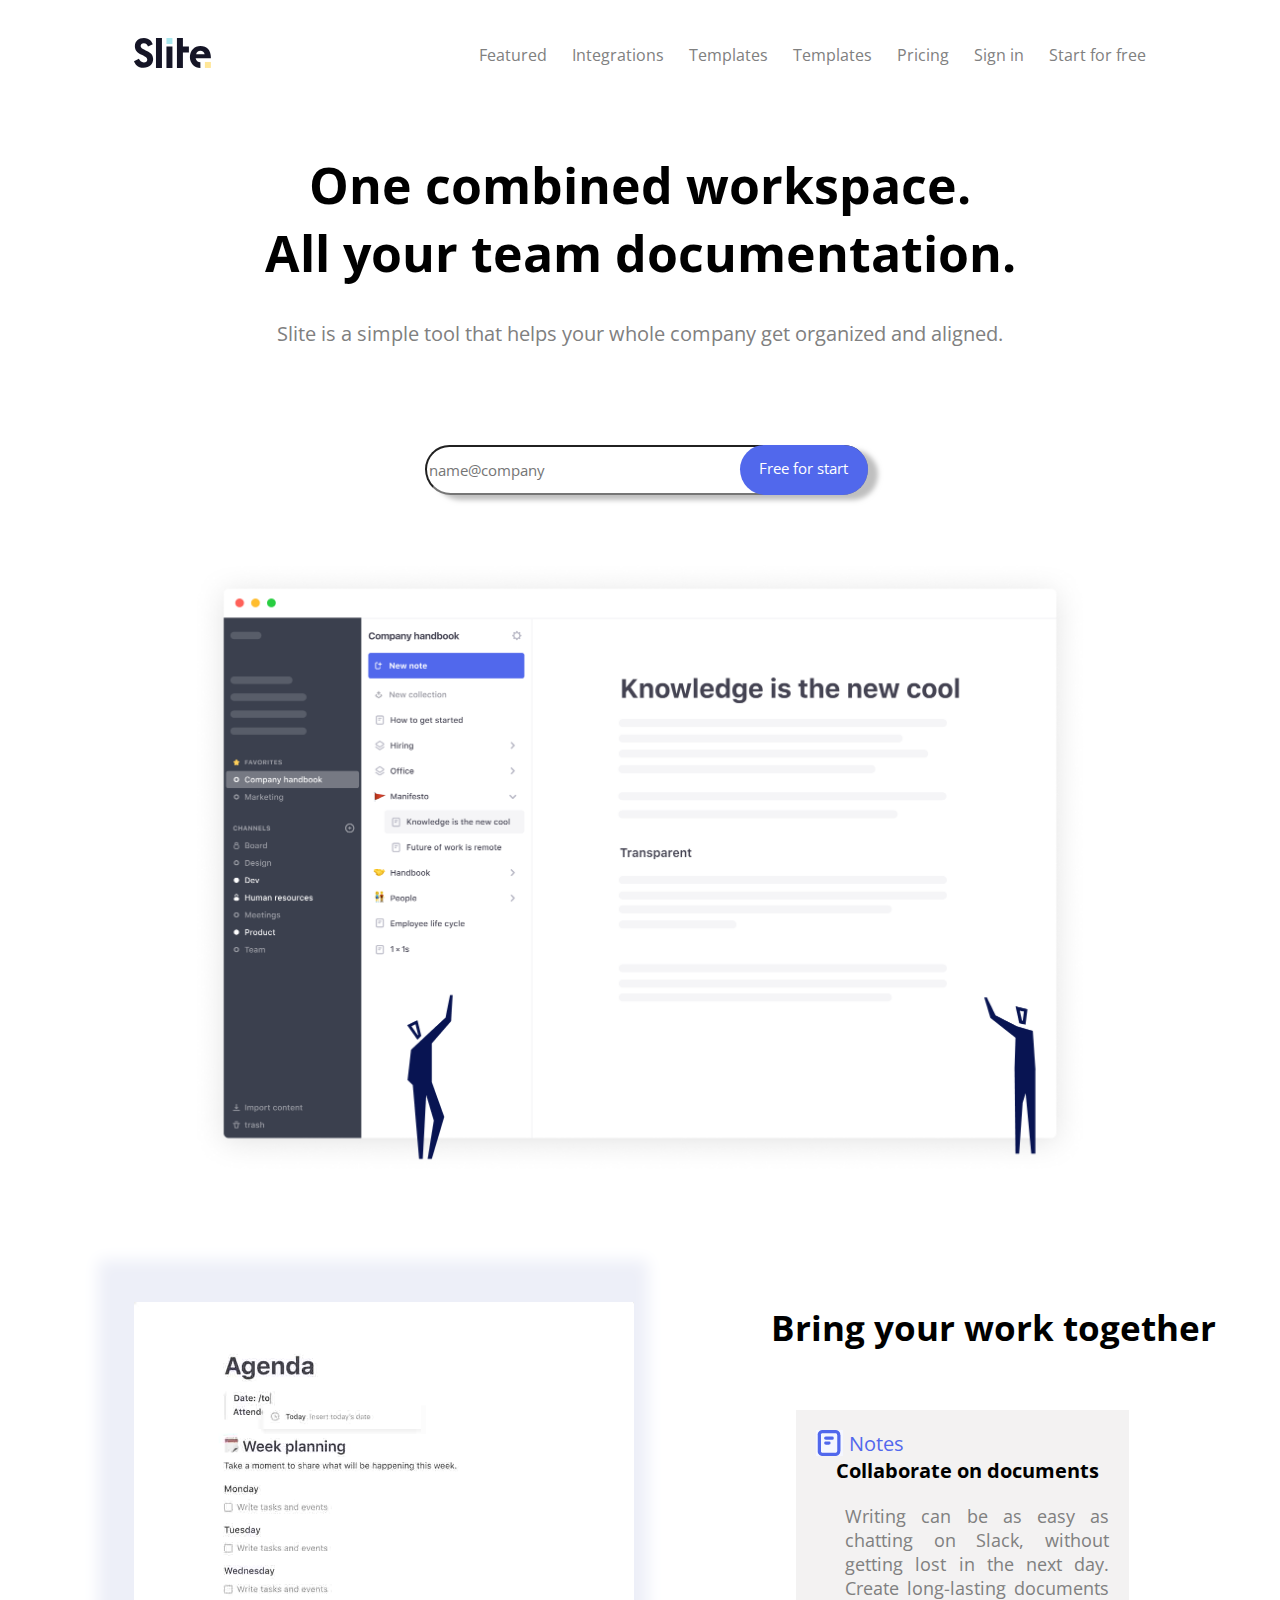
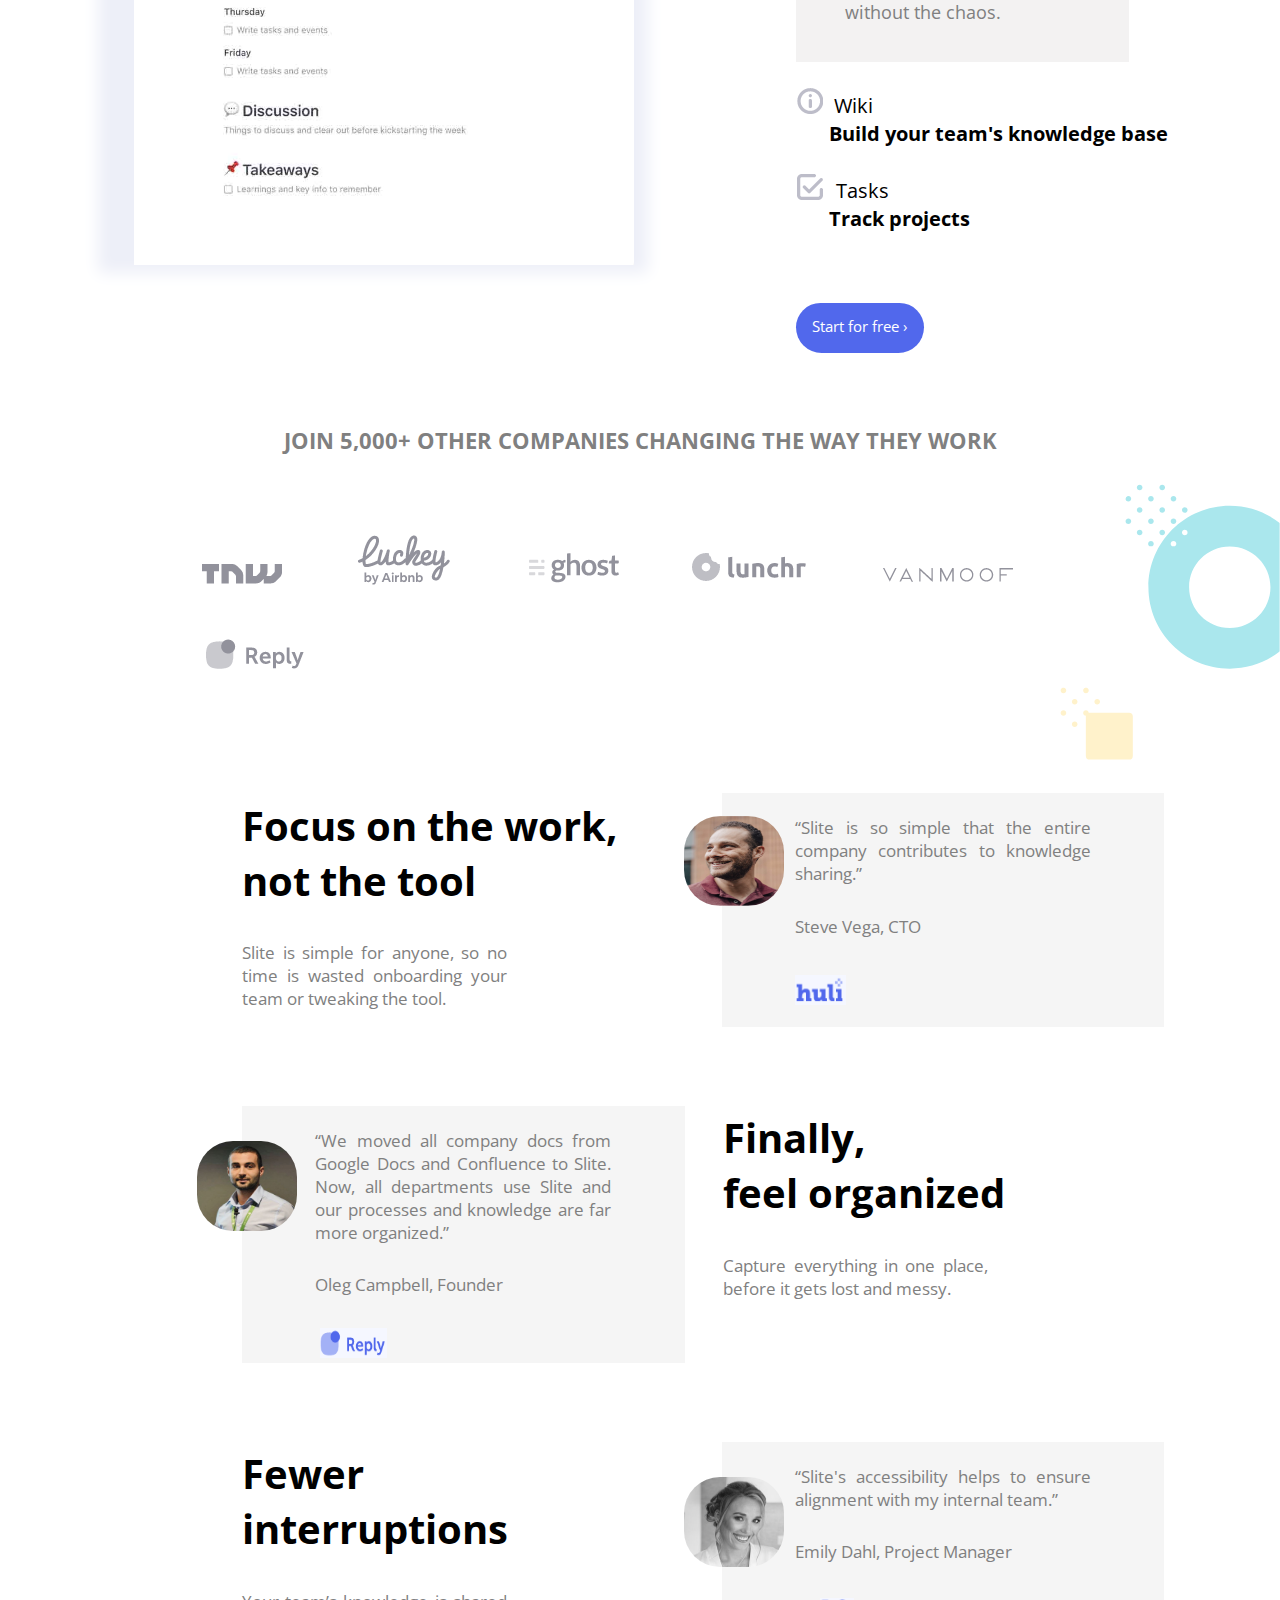
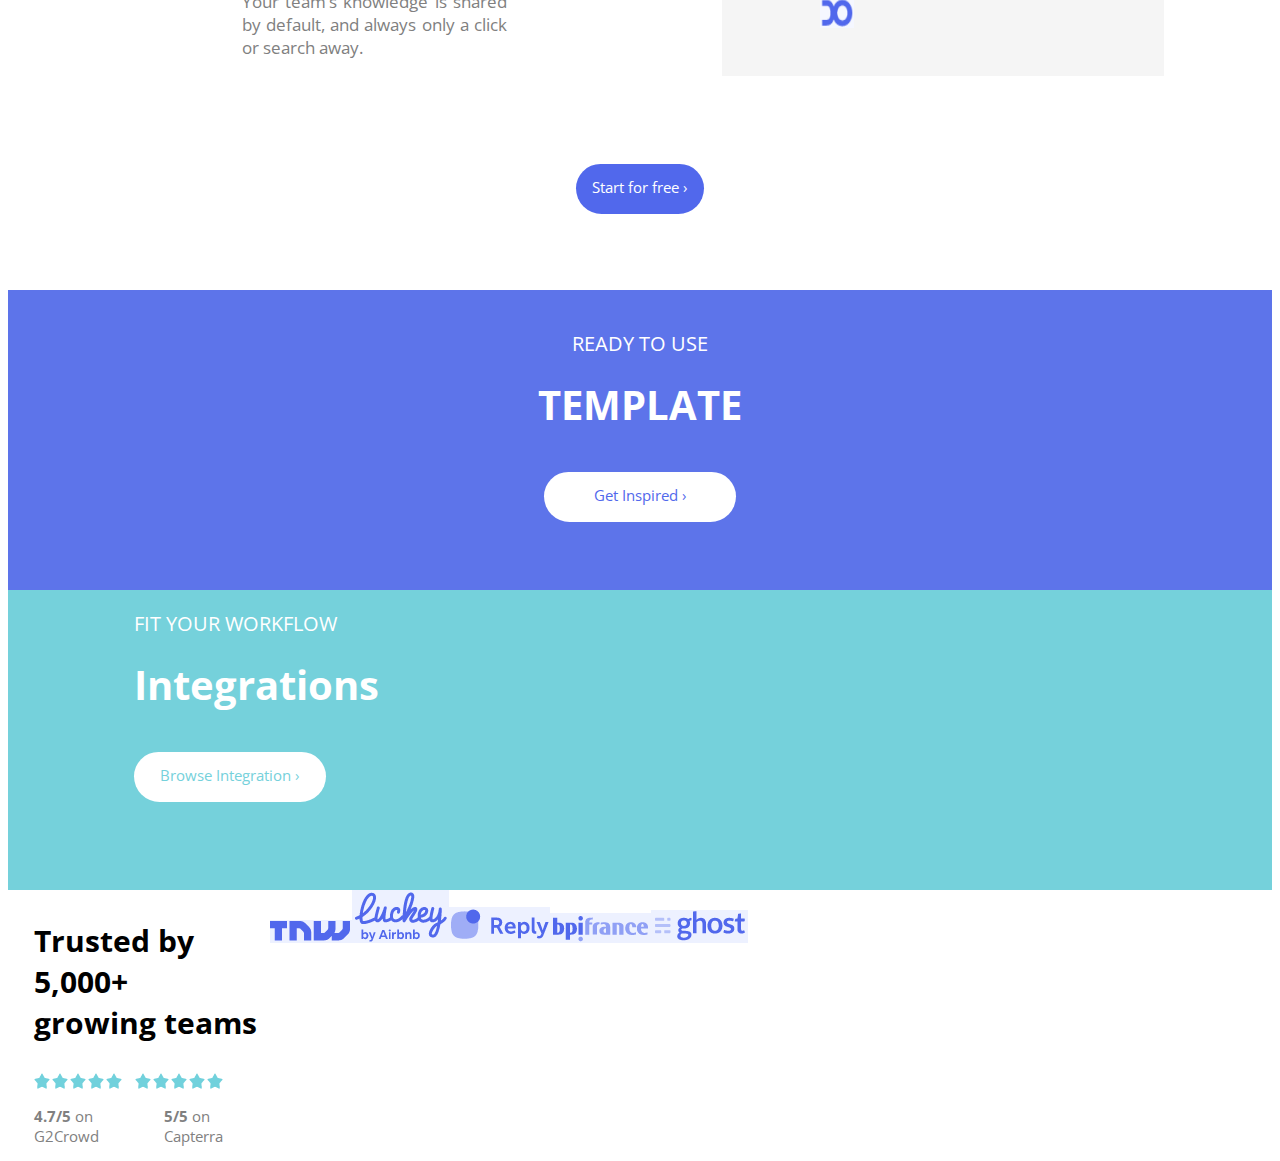
<file: index.html>
<!DOCTYPE html>
<html>

<head>
	<meta charset="utf-8">
	<title>slite.com</title>
	<link rel="stylesheet" href="css/style_css.css">
	<link href="https://fonts.googleapis.com/css?family=Open+Sans:400,700&display=swap" rel="stylesheet">
	<link href="https://fonts.googleapis.com/css?family=Open+Sans:700&display=swap" rel="stylesheet">
	<link href="https://fonts.googleapis.com/css?family=Roboto:400,700&display=swap" rel="stylesheet">
</head>

<body>
	<header>
		<!-------------MENU----------->

		<div class="conteneur">
			<div id="logo"><a href=""><img src="img/logo.svg" alt="logo slite" /></a></div>

			<ul class="menu">
				<a href="">
					<li>Featured</li>
				</a>
				<a href="">
					<li>Integrations</li>
				</a>
				<a href="">
					<li>Templates</li>
				</a>
				<a href="">
					<li>Templates</li>
				</a>
				<a href="">
					<li>Pricing</li>
				</a>
				<a href="">
					<li>Sign in</li>
				</a>
				<a href="">
					<li>Start for free</li>
				</a>
			</ul>
		</div>
	</header>
	<main>
		<!-------------Article Titre2----------->
		<article>
			<div id="titre">
				<h1><span>One combined workspace.</span><br />
					<span>All your team documentation.</span></h1>
				<span class="slogan">Slite is a simple tool that helps your whole company get organized and aligned.</span>
			</div>


			<!------------Barre de recherche----------->

			<div id="recherche">
				<input type="search" id="email" placeholder="name@company" />

				<div class="bouton">Free for start</div>

			</div>
			<div id="knowledge">
				<img src="img/knowelge%20.png" alt="illustration knowledge" /></div>
		</article>
		<!--------Article Agenda----->
		<article>
			<div id="article_agenda">
				<div id="agenda">
					<div class="agenda">
						<img src="img/agenda.jpg" alt="illustration agenda" /></div>
				</div>

				<div id="bloc_work">
					<h2>Bring your work together</h2>
					<div id="work">
						<div class="work">

							<div id="notes"><span class="notes">Notes</span>
								<img src="img/notes.png" />
								<div class="conteneurbloc">
									<h3>Collaborate on documents</h3>

									<p>Writing can be as easy as chatting on Slack, without getting lost in the next day. Create long-lasting documents without the chaos.</p>
								</div>
							</div>
						</div>

						<div id="wiki"><span>Wiki</span>
							<img src="img/icone%20wiki.png" alt="icone wiki" />
							<div class="conteneurbloc">
								<h3>Build your team's knowledge base</h3>

							</div>
						</div>
						<div id="task"><img src="img/icone%20track.png" alt="icone Task" /><span>Tasks</span>
							<h3>Track projects</h3>
						</div>

						<div class="conteneurbloc">

							<div class="boutonfree">Start for free &rsaquo;</div>
						</div>
					</div>
				</div>

			</div>
		</article>

		<!-------------Article logos----------->
		<article>
			<h4>JOIN 5,000+ OTHER COMPANIES CHANGING THE WAY THEY WORK</h4>
			<div class="logos">
				<img src="img/tmw.png" /><img src="img/lucky.png"><img src="img/ghost.png" /><img src="img/unchr.png" /><img src="img/vanmoof.png" /><img src="img/replay.png" /> </div>
		</article>
		<!-------------Article Focus on the Work----------->
		<!----------------Bloc Steve Vega-------------->
		<article>
			<div class="blocs">
				<div class="intro">
					<h2>Focus on the work,<br />
						not the tool</h2>
					<p>Slite is simple for anyone, so no time is wasted onboarding your team or tweaking the tool.</p>
				</div>
				<div class="photoVega">
					<img src="img/steve_vega.png" alt="Steve Vega" /></div>
				<div class="para">
					<p>“Slite is so simple that the entire company contributes to knowledge sharing.”</p>
					<p>Steve Vega, CTO</p>
					<div class="huli"> <img src="img/huli.png" alt="logo huli" /></div>
				</div>
			</div>
			<!-------------Bloc Oleg Campbell----------->
			<div class="blocs">
				<div class="para">
					<p>“We moved all company docs from Google Docs and Confluence to Slite. Now, all departments use Slite and our processes and knowledge are far more organized.”
					</p>
					<p>Oleg Campbell, Founder</p>
					<div class="replay"><img src="img/replay_couleur.png" alt="logo replay" /></div>
				</div>
				<div class="intro">
					<h2>Finally,<br />
						feel organized</h2>
					<p>Capture everything in one place,
						before it gets lost and messy.</p>
				</div>
				<div class="photoOleg">
					<img src="img/oleg_campel.jpg" alt="Oleg Campbell" /></div>

			</div>
			<!-------------Bloc Emily Dahl----------->
			<div class="blocs">

				<div class="intro">
					<h2>Fewer interruptions</h2>
					<p>Your team’s knowledge is shared by default, and always only a click or search away.</p>
				</div>
				<div class="photoEmily">
					<img src="img/Emily_dahl.png" alt="Emily Dahl" /></div>
				<div class="para">
					<p>“Slite's accessibility helps to ensure alignment with my internal team.”
					</p>
					<p>Emily Dahl, Project Manager</p>
					<div class="oc"><img src="img/oc.png" alt="logo oc" /></div>
				</div>

			</div>
			<div id="free2">
				<div class="boutonfree">Start for free <span>&rsaquo;</span></div>
			</div>
		</article>
		<!-----------Article Ready to use Templates---------->
		<article>
			<div id="template">
				<a href="">
					<p>READY TO USE</p>
				</a>
				<a href="">
					<h3>TEMPLATE</h3>
				</a>

				<div id="inspire">
					<a href="">
						<div class="boutonInspire">Get Inspired <span>&rsaquo;</span></div>
					</a>
				</div>

			</div>
		</article>
		<!-----------Article Intégration--------->
		<article>
			<div id="integration">
				<p>FIT YOUR WORKFLOW</p>
				<h3>Integrations</h3>
				<div class="integration">
					<a href="">
						<div class="boutonIntegration">Browse Integration <span>&rsaquo;</span></div>
					</a>
				</div>
			</div>

		</article>
		<!-----------Article Growing Team--------->
		<article>
			<div id="team">
				<h3>Trusted by 5,000+ <br />growing teams</h3>
				<div class="star1"><img src="img/stars.png" alt="etoiles" /><img src="img/stars.png" alt="etoiles" />
				</div>
				<div class="star2">
					<p><strong>4.7/5</strong> on G2Crowd</p>
					<p><strong>5/5</strong> on Capterra</p>
				</div>
			</div>
			<div class="team">
				<img src="img/tnw_team.png" alt="logo TMD" /><img src="img/lucky_team.png" alt="logo AirbnB" /><img src="img/reply_team.png" alt="logo replay" /><img src="img/bpi_team.png" alt="logo bpifce" /><img src="img/ghost_team.png" alt="ghost" />
			</div>
		</article>
	</main>
</body>

</html>
</file>
<file: css/style_css.css>
/*---------Global--------*/

* {
	box-sizing: border-box;
}

body {

	background-image: url(../img/right.svg);
	background-repeat: no-repeat;
	background-position: right;
}



a {
	text-decoration: none;
}

/*-------Header-------*/

.conteneur {
	width: 100%;
	margin: 0 auto;
	padding-top: 20px;
	padding-bottom: 20pxs;
	display: flex;
	flex-wrap: nowrap;
	align-items: center;
	justify-content: space-between;
}

#logo {
	padding-left: 10%;
}

.menu {
	display: flex;
	flex-wrap: nowrap;
	justify-content: flex-end;
	padding-right: 10%;
}

.menu ul {
	display: flex;
	justify-content: flex-end;
}

.menu li {
	list-style: none;
	color: gray;
	margin-left: 25px;
	font-family: 'Open Sans', sans-serif;
}

/*------------Main-----------*/

/*-----------Titre-----------*/
#titre {
	width: 80%;
	min-height: 300px;
	margin: 0 auto;
	display: flex;
	flex-wrap: wrap;
	justify-content: center;
	align-items: center;
	align-content: center;
}

#titre h1 {
	justify-content: center;
	font-family: 'Open Sans', sans-serif;
	font-size: 50px;
	text-align: center;
}

.slogan {
	font-family: 'Open Sans', sans-serif;
	font-size: 20px;
	color: gray;
}

#recherche {
	width: 35%;
	display: inline-flex;
	justify-content: flex-end;
	flex-flow: row wrap;
	margin: 5% 30% 5% 33%;

}

#email {
	flex-wrap: wrap;
	display: flex;
	width: 100%;
	min-height: 50px;
	margin: 0 auto;
	color: white;
	font-family: 'Open Sans', sans-serif;
	font-size: 15px;
	background-color: white;
	box-shadow: 10px 5px 5px rgba(128, 128, 128, 0.5);
	border-radius: 95px 95px 100px 100px;
	-webkit-border-radius: 95px 95px 100px 100px;
	-moz-border-radius: 95px 95px 100px 100px;

}

.bouton {
	position: absolute;
	text-align: center;
	padding-top: 13px;
	color: white;
	font-family: 'Open Sans', sans-serif;
	font-size: 15px;
	background-color: #5168ec;
	width: 10%;
	min-height: 50px;
	border-radius: 95px 95px 100px 100px;
	-webkit-border-radius: 95px 95px 100px 100px;
	-moz-border-radius: 95px 95px 100px 100px;
}

.bouton:hover {
	filter: opacity(50%);
}

#knowledge {
	width: 95%;
	margin: 0 auto;
	display: flex;
	justify-content: center;
}

#knowledge img {
	width: 900px;
}

/*----------Article Agenda------*/

#agenda {
	display: inline-flex;
	flex-wrap: nowrap;
	justify-content: space-between;
	width: 100%;
	margin: 10%;
}

.agenda {
	width: 40%;
}

#agenda img {
	width: 500px;
	-webkit-box-shadow: -11px -17px 15px 25px rgba(237, 239, 248, 1);
	-moz-box-shadow: -11px -17px 15px 25px rgba(237, 239, 248, 1);
	box-shadow: -11px -17px 15px 25px rgba(237, 239, 248, 1);
}

/*----------Bloc Work together------*/
#article_agenda {
	width: 100%;
	display: inline-flex;
	/*justify-content: center;*/
	flex-wrap: nowrap;
	margin: 0 auto;
}

#agenda {
	width: 40%;
}



/*----------Bloc Work together Titre------*/
#work {
	max-width: 100%;
	margin-left: 35px;

}

#bloc_work {

	display: inline-flex;
	flex-wrap: nowrap;
	flex-direction: column;
	width: 50%;
	font-family: 'Open Sans', sans-serif;
	padding: 10px 10px 10ox 10px;
	font-size: 25px;
	margin-top: 100px;
}

#notes,
#wiki {
	margin-bottom: 5%;
}

#task {
	margin-bottom: 15%;
}

#bloc_work h2 {
	font-family: 'Open Sans', sans-serif;
	font-size: 35px;
	margin-left: 10px;

}

.conteneurbloc h3 {
	margin-left: 7%;
}

.conteneurbloc p {
	width: 90%;
	margin-left: 10%;
	font-family: 'Open Sans', sans-serif;
	font-size: 18px;
	text-align: justify;
	color: gray;
}

#bloc_work h3 {
	font-family: 'Open Sans', sans-serif;
	font-size: 20px;
	margin-top: 0;
}

#bloc_work img {
	float: left;
}

#bloc_work span {
	font-size: 20px;
	margin-left: 2%;
}


/*----------Bloc Work together Notes------*/
.notes {
	color: #5268ed;
	font-family: 'Open Sans', sans-serif;
	font-size: 15px;
	margin-left: 10px;
}

#notes h3 {
	font-family: 'Open Sans', sans-serif;
	font-size: 20px;
}

#notes {
	font-family: 'Open Sans', sans-serif;
	font-size: 15px;
	width: 70%;
	margin-top: 30px;
	background-color: rgba(222, 219, 219, 0.37);
	padding: 20px;
}

/*----------Bloc Work together Task------*/
#task h3 {
	margin-left: 7%;
}

/*---------Bouton Free------*/
.boutonfree {
	position: absolute;
	text-align: center;
	padding-top: 13px;
	margin-top: 15%;
	color: white;
	margin: 0;
	font-family: 'Open Sans', sans-serif;
	font-size: 15px;
	background-color: #5168ec;
	width: 10%;
	min-height: 50px;
	border-radius: 95px 95px 100px 100px;
	-webkit-border-radius: 95px 95px 100px 100px;
	-moz-border-radius: 95px 95px 100px 100px;
}

.boutonfree:hover {

	filter: opacity(50%);
}

#free2 {
	margin-top: 5%;
	margin-bottom: 10%;
	display: flex;
	justify-content: center;

}

/*#free2 span {

	color: white;
	position: absolute;
	transition: transform 4s linear 0s;
}

#free2 span:hover {
	transform: translateX(10px);
}*/

/*----------Titre------*/

h4 {
	text-align: center;
	font-family: 'Open Sans', sans-serif;
	font-size: 22px;
	color: gray;
}

/*----------Bloc Work together Task------*/
.logos {
	max-width: 75%;
	padding-bottom: 5%;
	margin: 0 auto;
}

.logos img {
	margin-top: 5%;
	margin-right: 35px;
	margin-left: 35px;
}

/*---------Bloc Focus on the Work------*/

/*---------Bloc Steve Vega------*/
.blocs {
	width: 90%;
	display: flex;
	flex-wrap: nowrap;
	justify-content: space-between;
	margin-right: 10%;
	margin-left: 10%;
	margin-top: 0%;
	padding: 2% 7% 2% 7%;
}

.intro {
	width: 50%;
	margin-left: 2%;
	margin-right: 2%;

}

.blocs h2 {
	font-family: 'Open Sans', sans-serif;
	font-size: 40px;
	width: 90%;

}

.blocs p {
	width: 60%;
	font-family: 'Open Sans', sans-serif;
	font-size: 17px;
	color: gray;
	text-align: justify;

}

.photoVega {
	width: 100%;
	position: absolute;
	display: flex;
	margin-left: 36%;
	margin-top: 1%;

}

.photoVega img {
	margin-top: 3%;
	width: 100px;
	height: 90px;
	background-size: contain;
	border-radius: 36px 36px 36px 36px;
	-webkit-border-radius: 36px 36px 36px 36px;
	-moz-border-radius: 36px 36px 36px 36px;
}

.para {
	width: 50%;
	margin-left: 2%;
	margin-right: 2%;
	display: inline-flex;
	margin-top: 3%;
	padding-bottom: 3%;
	padding: 10px;
	flex-direction: column;
	background-color: rgba(220, 220, 220, 0.28);
}

.para p {
	width: 70%;
	margin-left: 15%;
	margin-top: 3%;
}

.para img {
	display: flex;
	width: 20%;
	height: 30px;
	margin-left: 15%;
	margin-top: 3%;
}

.huli {
	display: flex;
	width: 60%;
	height: 8%;
	margin-left: 6%;
	margin-top: 3%;
}

/*---------Bloc Oleg Campbell------*/
.photoOleg {
	width: 100%;
	position: absolute;
	display: flex;
	margin-left: -2%;
	margin-top: 5%;
}

.photoOleg img {
	display: flex;
	width: 100px;
	height: 90px;
	background-size: contain;
	border-radius: 36px 36px 36px 36px;
	-webkit-border-radius: 36px 36px 36px 36px;
	-moz-border-radius: 36px 36px 36px 36px;
}

.replay {
	display: flex;
	width: 80%;
	height: 35px;
	margin-left: 4%;
	margin-top: 1%;

}

/*---------Bloc Emily Dahl------*/
.photoEmily {
	width: 100%;
	position: absolute;
	display: flex;
	margin-left: 36%;
	margin-top: 5%;
}

.photoEmily img {
	display: flex;
	width: 100px;
	height: 90px;
	background-size: contain;
	border-radius: 36px 36px 36px 36px;
	-webkit-border-radius: 36px 36px 36px 36px;
	-moz-border-radius: 36px 36px 36px 36px;
}

.oc {
	display: flex;
	width: 40%;
	height: 5%;
	margin-left: 15%;
	margin-top: 3%;
}

/*-------Article Ready to use Templates--------*/
#template {
	max-width: 100%;
	height: 300px;
	background-color: #5d74ea;
}

.boutonInspire {
	position: absolute;
	text-align: center;
	margin-left: 10%;
	padding-top: 13px;
	margin-top: 25%;
	color: #5168ec;
	margin: 0;
	font-family: 'Open Sans', sans-serif;
	font-size: 15px;
	background-color: white;
	width: 15%;
	min-height: 50px;
	border-radius: 95px 95px 100px 100px;
	-webkit-border-radius: 95px 95px 100px 100px;
	-moz-border-radius: 95px 95px 100px 100px;
}

.boutonInspire:hover {}

#template a {
	display: flex;
	justify-content: center;
	align-content: flex-start;
}

#template p {
	color: white;
	font-family: 'Open Sans', sans-serif;
	font-size: 20px;
	padding-top: 20px;

}

#template h3 {
	color: white;
	font-family: 'Open Sans', sans-serif;
	font-size: 40px;
	margin-top: 0;

}

#inspire {

	margin: 0 auto;
	display: flex;
	justify-content: center;
}

/*-------Article Intégration--------*/
#integration {
	max-width: 100%;
	height: 300px;
	background-color: #75d1db;
}

#integration p {
	color: white;
	font-family: 'Open Sans', sans-serif;
	font-size: 20px;
	margin-top: 0;
	padding-top: 20px;
	margin-left: 10%;

}

#integration h3 {
	color: white;
	font-family: 'Open Sans', sans-serif;
	font-size: 40px;
	margin-left: 10%;
	margin-top: 0;
}

.boutonIntegration {
	position: absolute;
	text-align: center;
	margin-left: 10%;
	padding-top: 13px;
	margin-top: 25%;
	color: #75d1db;
	margin: 0;
	font-family: 'Open Sans', sans-serif;
	font-size: 15px;
	background-color: white;
	width: 15%;
	min-height: 50px;
	border-radius: 95px 95px 100px 100px;
	-webkit-border-radius: 95px 95px 100px 100px;
	-moz-border-radius: 95px 95px 100px 100px;
}

.integration {

	margin-left: 10%;
	display: flex;

}

/*-------Article Growing Team--------*/
#team {
	max-width: 100%;
	float: left;
}

#team h3 {
	font-family: 'Open Sans', sans-serif;
	font-size: 30px;
	margin-left: 10%;
}

.star1 {
	display: flex;
	flex-wrap: nowrap;
	margin-left: 5%;
}

.star1 img {
	margin-left: 5%;
}

.star2 {
	display: flex;
	flex-wrap: nowrap;
	margin-left: 6%;
}

.star2 p {
	margin-left: 4%;
	font-family: 'Open Sans', sans-serif;
	color: gray;
	font-size: 15px;
}

.star2 p:nth-child(2) {
	margin-left: 2%;
	color: gray;
}

.team {
	max-width: 100%;
}
</file>
